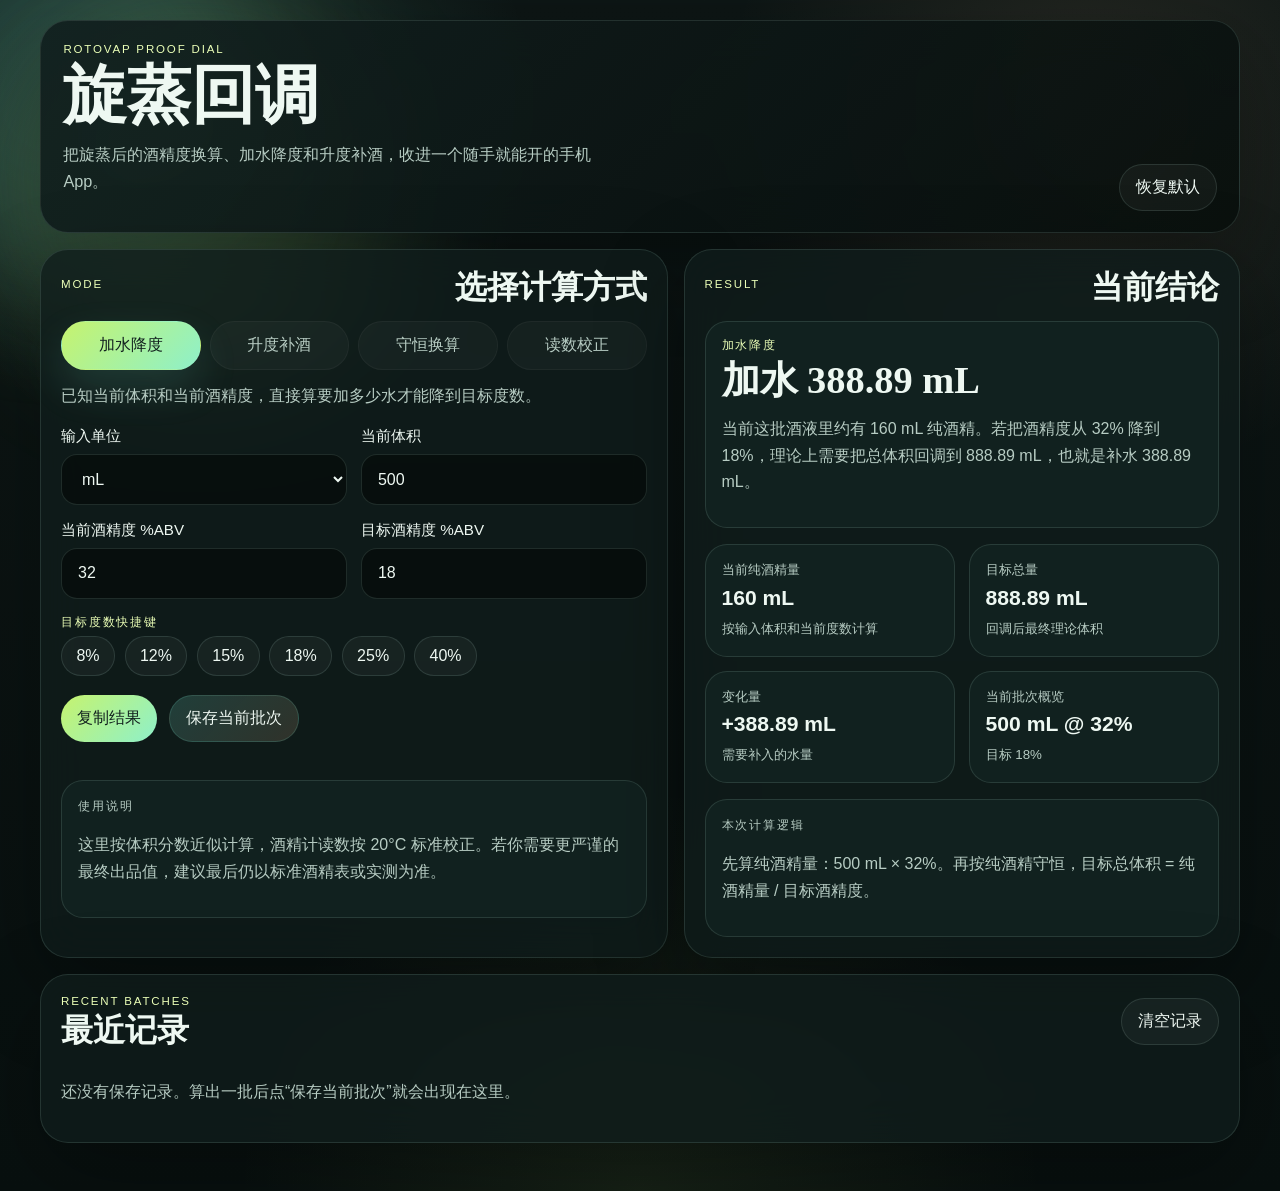
<file: index.html>
<!doctype html>
<html lang="zh-CN">
  <head>
    <meta charset="UTF-8" />
    <meta
      name="viewport"
      content="width=device-width, initial-scale=1.0"
    />
    <meta
      name="description"
      content="旋蒸后酒精度调整计算 App，支持加水降度、升度补酒、酒精计温度校正和纯酒精守恒换算。"
    />
    <meta name="theme-color" content="#132321" />
    <meta name="mobile-web-app-capable" content="yes" />
    <meta name="apple-mobile-web-app-capable" content="yes" />
    <meta name="apple-mobile-web-app-status-bar-style" content="black-translucent" />
    <meta name="apple-mobile-web-app-title" content="旋蒸回调" />
    <title>旋蒸回调 | 酒精度调整 App</title>
    <link rel="manifest" href="./manifest.webmanifest" />
    <link rel="icon" href="./assets/icon.svg" type="image/svg+xml" />
    <link rel="stylesheet" href="./styles.css" />
  </head>
  <body>
    <div class="grain"></div>
    <div class="glow glow-left"></div>
    <div class="glow glow-right"></div>

    <div class="shell">
      <header class="hero panel">
        <div class="hero-copy">
          <p class="eyebrow">Rotovap Proof Dial</p>
          <h1>旋蒸回调</h1>
          <p class="hero-text">
            把旋蒸后的酒精度换算、加水降度和升度补酒，收进一个随手就能开的手机 App。
          </p>
        </div>

        <div class="hero-actions">
          <button id="installAppBtn" class="ghost-button is-hidden" type="button">
            安装 App
          </button>
          <button id="resetBtn" class="ghost-button" type="button">
            恢复默认
          </button>
        </div>
      </header>

      <main class="layout">
        <section class="panel controls">
          <div class="section-head">
            <p class="section-kicker">Mode</p>
            <h2>选择计算方式</h2>
          </div>

          <div class="mode-switch" role="tablist" aria-label="Calculation Modes">
            <button
              class="mode-button is-active"
              type="button"
              data-mode="water"
              aria-selected="true"
            >
              加水降度
            </button>
            <button
              class="mode-button"
              type="button"
              data-mode="fortify"
              aria-selected="false"
            >
              升度补酒
            </button>
            <button
              class="mode-button"
              type="button"
              data-mode="conserve"
              aria-selected="false"
            >
              守恒换算
            </button>
            <button
              class="mode-button"
              type="button"
              data-mode="measure"
              aria-selected="false"
            >
              读数校正
            </button>
          </div>

          <p id="modeHint" class="mode-hint">
            已知当前体积和当前酒精度，直接算要加多少水才能降到目标度数。
          </p>

          <div id="standardFieldGrid" class="field-grid">
            <label class="field">
              <span>输入单位</span>
              <select id="unitSelect">
                <option value="ml">mL</option>
                <option value="l">L</option>
              </select>
            </label>

            <label class="field">
              <span>当前体积</span>
              <input
                id="currentVolumeInput"
                type="number"
                min="0"
                step="0.1"
                inputmode="decimal"
                placeholder="例如 500"
              />
            </label>

            <label class="field">
              <span>当前酒精度 %ABV</span>
              <input
                id="currentAbvInput"
                type="number"
                min="0"
                max="100"
                step="0.1"
                inputmode="decimal"
                placeholder="例如 32"
              />
            </label>

            <label class="field">
              <span>目标酒精度 %ABV</span>
              <input
                id="targetAbvInput"
                type="number"
                min="0"
                max="100"
                step="0.1"
                inputmode="decimal"
                placeholder="例如 18"
              />
            </label>

            <label id="fortifierField" class="field is-hidden">
              <span>补入酒液酒精度 %ABV</span>
              <input
                id="fortifierAbvInput"
                type="number"
                min="0"
                max="100"
                step="0.1"
                inputmode="decimal"
                placeholder="例如 95"
              />
            </label>
          </div>

          <div id="measurementFieldGrid" class="field-grid is-hidden">
            <label class="field">
              <span>酒精计读数 %ABV</span>
              <input
                id="measuredAbvInput"
                type="number"
                min="0"
                max="100"
                step="0.1"
                inputmode="decimal"
                placeholder="例如 42"
              />
            </label>

            <label class="field">
              <span>液体温度 °C</span>
              <input
                id="sampleTempInput"
                type="number"
                min="0"
                max="40"
                step="0.1"
                inputmode="decimal"
                placeholder="例如 26"
              />
            </label>
          </div>

          <div id="targetPresets" class="preset-block">
            <p class="mini-label">目标度数快捷键</p>
            <div class="chip-row">
              <button class="chip" type="button" data-target-abv="8">8%</button>
              <button class="chip" type="button" data-target-abv="12">12%</button>
              <button class="chip" type="button" data-target-abv="15">15%</button>
              <button class="chip" type="button" data-target-abv="18">18%</button>
              <button class="chip" type="button" data-target-abv="25">25%</button>
              <button class="chip" type="button" data-target-abv="40">40%</button>
            </div>
          </div>

          <div id="fortifierPresets" class="preset-block is-hidden">
            <p class="mini-label">补酒酒精度快捷键</p>
            <div class="chip-row">
              <button class="chip" type="button" data-fortifier-abv="40">40%</button>
              <button class="chip" type="button" data-fortifier-abv="52">52%</button>
              <button class="chip" type="button" data-fortifier-abv="65">65%</button>
              <button class="chip" type="button" data-fortifier-abv="95">95%</button>
            </div>
          </div>

          <div id="temperaturePresets" class="preset-block is-hidden">
            <p class="mini-label">温度快捷键</p>
            <div class="chip-row">
              <button class="chip" type="button" data-sample-temp="15">15°C</button>
              <button class="chip" type="button" data-sample-temp="18">18°C</button>
              <button class="chip" type="button" data-sample-temp="20">20°C</button>
              <button class="chip" type="button" data-sample-temp="25">25°C</button>
              <button class="chip" type="button" data-sample-temp="30">30°C</button>
            </div>
          </div>

          <div class="utility-row">
            <button id="copyBtn" class="primary-button" type="button">
              复制结果
            </button>
            <button id="saveBtn" class="secondary-button" type="button">
              保存当前批次
            </button>
          </div>

          <div id="errorBox" class="error-box" aria-live="polite"></div>

          <div class="note-card">
            <p class="mini-label">使用说明</p>
            <p>
              这里按体积分数近似计算，酒精计读数按 20°C 标准校正。若你需要更严谨的最终出品值，建议最后仍以标准酒精表或实测为准。
            </p>
          </div>
        </section>

        <section class="panel results">
          <div class="section-head">
            <p class="section-kicker">Result</p>
            <h2>当前结论</h2>
          </div>

          <div class="result-card">
            <p id="resultKicker" class="result-kicker">加水降度</p>
            <h3 id="headlineResult">加水 0 mL</h3>
            <p id="resultSummary" class="result-summary">
              输入数值后，这里会直接告诉你要怎么调。
            </p>
          </div>

          <div class="metric-grid">
            <div class="metric-card">
              <span id="metricOneLabel">当前纯酒精量</span>
              <strong id="pureAlcoholMetric">0 mL</strong>
              <small id="metricOneCaption">按输入体积和当前度数计算</small>
            </div>
            <div class="metric-card">
              <span id="metricTwoLabel">目标总量</span>
              <strong id="finalVolumeMetric">0 mL</strong>
              <small id="metricTwoCaption">回调后最终理论体积</small>
            </div>
            <div class="metric-card">
              <span id="metricThreeLabel">变化量</span>
              <strong id="changeMetric">0 mL</strong>
              <small id="changeCaption">和当前体积相比</small>
            </div>
            <div class="metric-card">
              <span id="metricFourLabel">当前批次概览</span>
              <strong id="batchMetric">0 mL @ 0%</strong>
              <small id="batchCaption">目标还未设定</small>
            </div>
          </div>

          <div class="equation-card">
            <p class="mini-label">本次计算逻辑</p>
            <p id="equationNote">
              纯酒精量守恒：当前体积 × 当前酒精度 = 目标体积 × 目标酒精度。
            </p>
          </div>
        </section>
      </main>

      <section class="panel history">
        <div class="history-head">
          <div>
            <p class="section-kicker">Recent Batches</p>
            <h2>最近记录</h2>
          </div>
          <button id="clearHistoryBtn" class="ghost-button" type="button">
            清空记录
          </button>
        </div>
        <div id="historyList" class="history-list">
          <p class="empty-history">还没有保存记录。算出一批后点“保存当前批次”就会出现在这里。</p>
        </div>
      </section>
    </div>

    <div id="toast" class="toast" aria-live="polite"></div>

    <script src="./app.js"></script>
  </body>
</html>
</file>
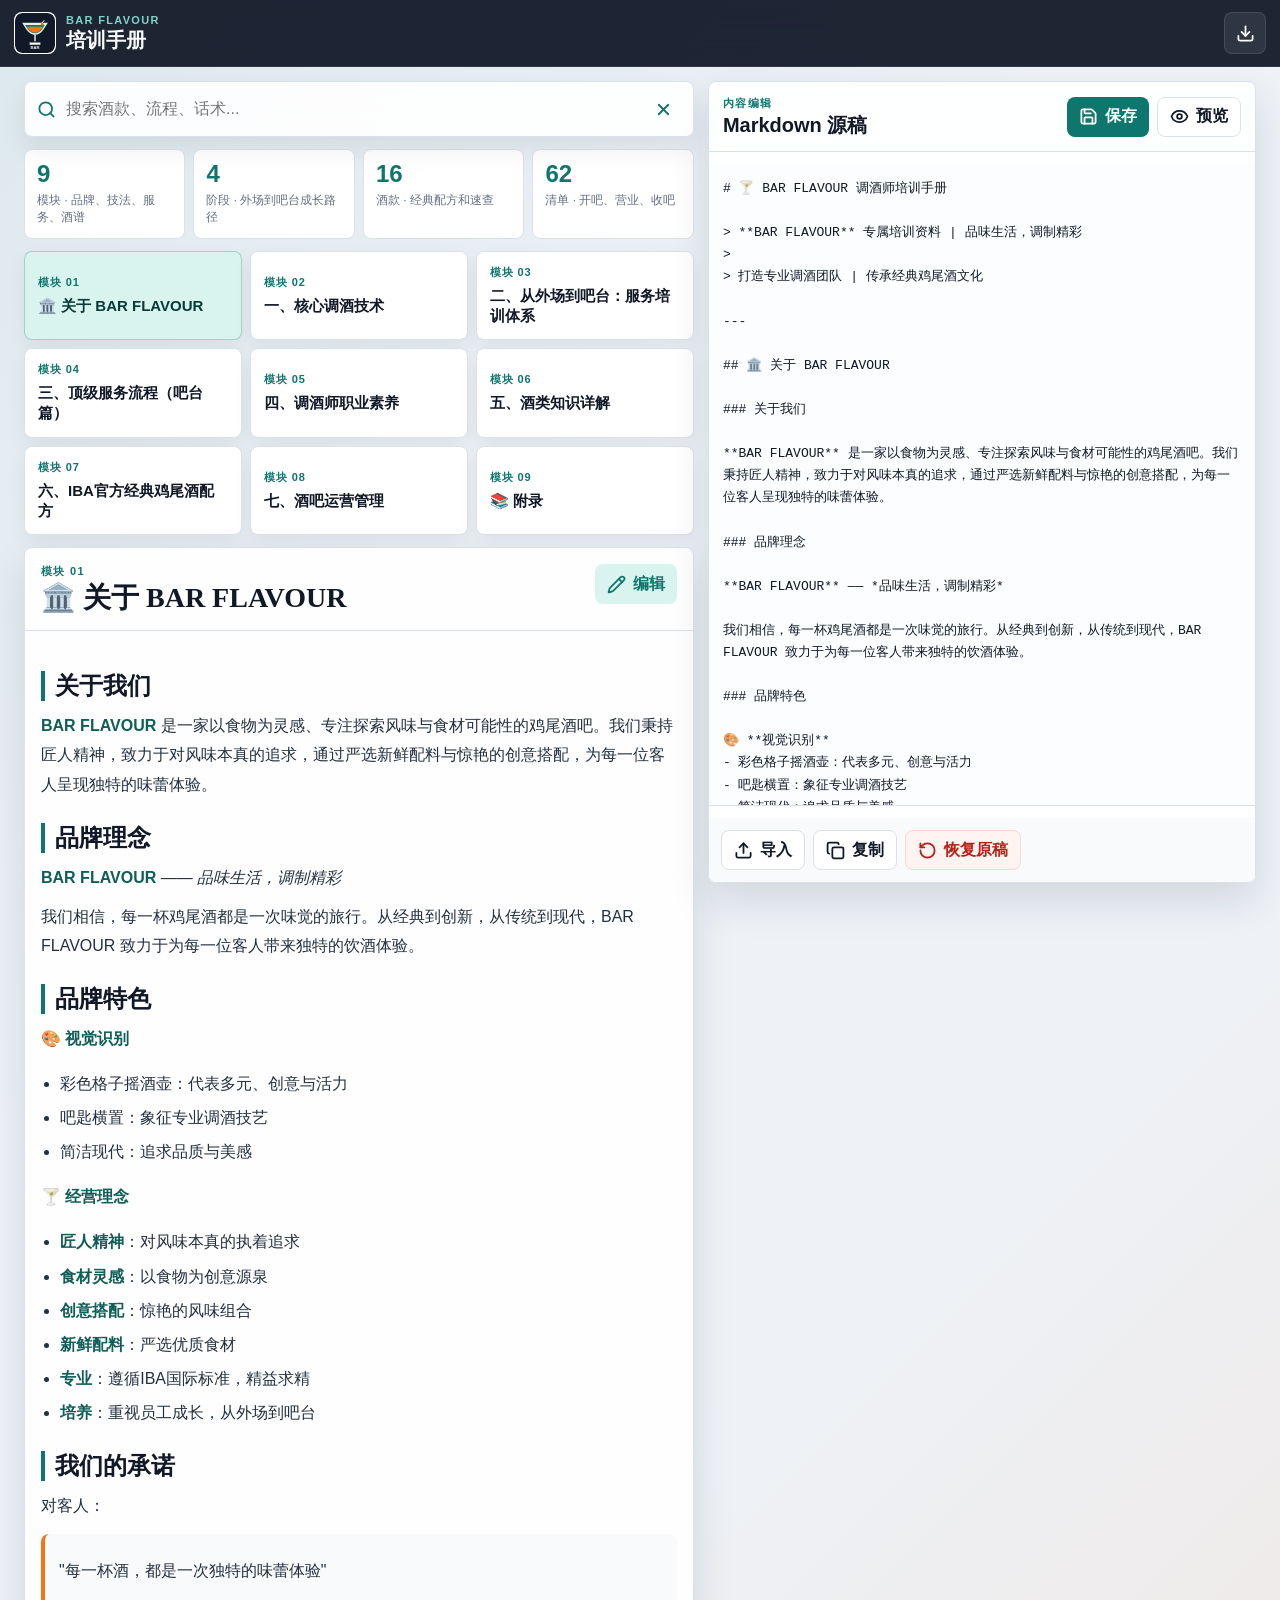
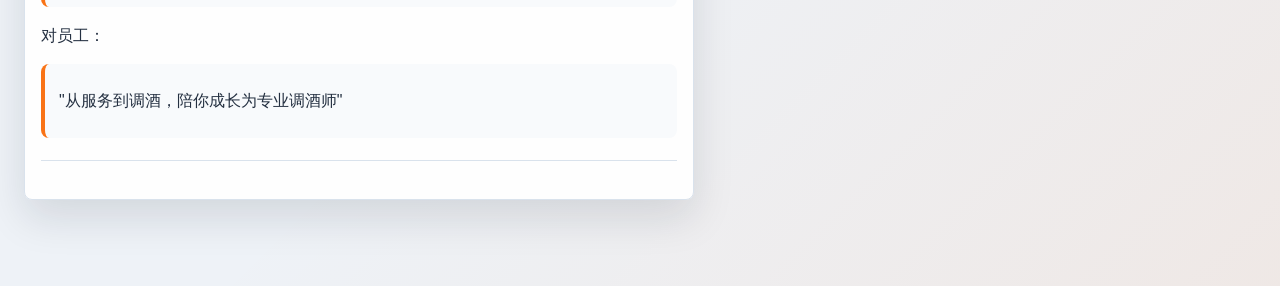
<file: bar-flavour-app/index.html>
<!doctype html>
<html lang="zh-CN">
  <head>
    <meta charset="UTF-8" />
    <meta name="viewport" content="width=device-width, initial-scale=1, viewport-fit=cover" />
    <meta
      name="description"
      content="BAR FLAVOUR 培训手册 App，支持手机查看、搜索、离线访问和培训内容编辑。"
    />
    <meta name="theme-color" content="#111827" />
    <meta name="mobile-web-app-capable" content="yes" />
    <meta name="apple-mobile-web-app-capable" content="yes" />
    <meta name="apple-mobile-web-app-status-bar-style" content="black-translucent" />
    <meta name="apple-mobile-web-app-title" content="BAR Training" />
    <title>BAR FLAVOUR 培训手册 App</title>
    <link rel="manifest" href="./manifest.webmanifest" />
    <link rel="icon" href="./assets/icon.svg" type="image/svg+xml" />
    <link rel="apple-touch-icon" href="./assets/icon-180.png" />
    <link rel="stylesheet" href="./styles.css" />
  </head>
  <body>
    <div id="appShell" class="app-shell">
      <header class="topbar">
        <div class="brand-lockup">
          <img src="./assets/icon.svg" alt="" class="brand-icon" />
          <div>
            <p>BAR FLAVOUR</p>
            <h1>培训手册</h1>
          </div>
        </div>
        <div class="topbar-actions">
          <button id="installButton" class="icon-button is-hidden" type="button" title="安装 App">
            <i data-lucide="smartphone"></i>
          </button>
          <button id="exportButton" class="icon-button" type="button" title="导出 Markdown">
            <i data-lucide="download"></i>
          </button>
        </div>
      </header>

      <main class="workspace">
        <section class="manual-pane" aria-label="培训手册">
          <div class="searchbar">
            <i data-lucide="search"></i>
            <input id="searchInput" type="search" placeholder="搜索酒款、流程、话术..." autocomplete="off" />
            <button id="clearSearchButton" class="icon-button small" type="button" title="清除搜索">
              <i data-lucide="x"></i>
            </button>
          </div>

          <div class="metrics-strip" id="metricsStrip"></div>

          <div class="module-rail" id="moduleRail" aria-label="章节"></div>

          <article class="reader-panel">
            <div class="reader-header">
              <div>
                <p id="sectionIndexLabel" class="overline">模块 01</p>
                <h2 id="sectionTitle">载入中</h2>
              </div>
              <button id="editCurrentButton" class="text-button" type="button">
                <i data-lucide="pencil"></i>
                编辑
              </button>
            </div>
            <div id="sectionBody" class="markdown-body"></div>
          </article>
        </section>

        <section class="editor-pane" aria-label="编辑培训内容">
          <div class="editor-toolbar">
            <div>
              <p class="overline">内容编辑</p>
              <h2>Markdown 源稿</h2>
            </div>
            <div class="editor-actions">
              <button id="saveButton" class="primary-button" type="button">
                <i data-lucide="save"></i>
                保存
              </button>
              <button id="previewButton" class="secondary-button" type="button">
                <i data-lucide="eye"></i>
                预览
              </button>
            </div>
          </div>

          <textarea id="editor" spellcheck="false" aria-label="Markdown 编辑器"></textarea>

          <div class="backup-panel">
            <button id="importButton" class="secondary-button" type="button">
              <i data-lucide="upload"></i>
              导入
            </button>
            <button id="copyButton" class="secondary-button" type="button">
              <i data-lucide="copy"></i>
              复制
            </button>
            <button id="resetButton" class="danger-button" type="button">
              <i data-lucide="rotate-ccw"></i>
              恢复原稿
            </button>
            <input id="importFile" type="file" accept=".md,.markdown,text/markdown,text/plain" hidden />
          </div>
        </section>
      </main>

      <nav class="tabbar" aria-label="主导航">
        <button class="tab-button is-active" type="button" data-view="manual">
          <i data-lucide="book-open"></i>
          <span>手册</span>
        </button>
        <button class="tab-button" type="button" data-view="editor">
          <i data-lucide="square-pen"></i>
          <span>编辑</span>
        </button>
        <button class="tab-button" type="button" data-view="tools">
          <i data-lucide="archive"></i>
          <span>备份</span>
        </button>
      </nav>
    </div>

    <div id="toast" class="toast" role="status" aria-live="polite"></div>

    <script src="./vendor/marked.umd.js"></script>
    <script src="./vendor/lucide.js"></script>
    <script src="./content.js"></script>
    <script src="./app.js"></script>
  </body>
</html>
</file>
<file: styles.css>
:root {
  --bg: #0d1615;
  --bg-deep: #08100f;
  --panel: rgba(16, 29, 28, 0.78);
  --panel-strong: rgba(19, 35, 33, 0.92);
  --panel-soft: rgba(34, 58, 54, 0.48);
  --border: rgba(176, 216, 201, 0.14);
  --border-strong: rgba(176, 216, 201, 0.26);
  --text: #eef8f2;
  --muted: #b7ccc3;
  --accent: #c6f36e;
  --accent-soft: #ebffb7;
  --teal: #6fd6c3;
  --copper: #e5b287;
  --danger: #ff9a86;
  --shadow: 0 30px 90px rgba(0, 0, 0, 0.32);
  --radius-xl: 28px;
  --radius-lg: 22px;
  --radius-md: 16px;
  --radius-sm: 12px;
  --heading-font: "Iowan Old Style", "Palatino Linotype", "Book Antiqua", serif;
  --body-font: "Avenir Next", "Segoe UI", "Trebuchet MS", sans-serif;
}

* {
  box-sizing: border-box;
}

html {
  scroll-behavior: smooth;
}

body {
  margin: 0;
  min-height: 100vh;
  color: var(--text);
  font-family: var(--body-font);
  background:
    radial-gradient(circle at 16% 10%, rgba(111, 214, 195, 0.16), transparent 22%),
    radial-gradient(circle at 85% 10%, rgba(229, 178, 135, 0.12), transparent 24%),
    radial-gradient(circle at 50% 100%, rgba(198, 243, 110, 0.08), transparent 30%),
    linear-gradient(180deg, var(--bg) 0%, var(--bg-deep) 100%);
}

body::before {
  content: "";
  position: fixed;
  inset: 0;
  pointer-events: none;
  background:
    linear-gradient(rgba(255, 255, 255, 0.018) 1px, transparent 1px),
    linear-gradient(90deg, rgba(255, 255, 255, 0.018) 1px, transparent 1px);
  background-size: 44px 44px;
  opacity: 0.3;
  mask-image: linear-gradient(180deg, rgba(0, 0, 0, 0.8), transparent 92%);
}

.grain,
.glow {
  position: fixed;
  inset: 0;
  pointer-events: none;
}

.grain {
  opacity: 0.08;
  background-image:
    radial-gradient(circle, rgba(255, 255, 255, 0.2) 0.5px, transparent 0.5px);
  background-size: 10px 10px;
  mix-blend-mode: soft-light;
}

.glow {
  width: 24rem;
  height: 24rem;
  border-radius: 50%;
  filter: blur(60px);
}

.glow-left {
  top: -6rem;
  left: -8rem;
  background: rgba(111, 214, 195, 0.18);
}

.glow-right {
  right: -10rem;
  bottom: -6rem;
  background: rgba(198, 243, 110, 0.14);
}

.shell {
  position: relative;
  z-index: 1;
  width: min(1200px, calc(100% - 2rem));
  margin: 0 auto;
  padding: 1.25rem 0 3rem;
}

.panel {
  background: var(--panel);
  border: 1px solid var(--border);
  box-shadow: var(--shadow);
  backdrop-filter: blur(22px);
}

.hero,
.history,
.controls,
.results {
  border-radius: var(--radius-xl);
}

.hero {
  display: flex;
  justify-content: space-between;
  gap: 1.5rem;
  align-items: end;
  padding: 1.4rem 1.4rem 1.3rem;
  margin-bottom: 1rem;
  background:
    linear-gradient(135deg, rgba(17, 31, 30, 0.92), rgba(8, 14, 13, 0.9)),
    radial-gradient(circle at top right, rgba(198, 243, 110, 0.08), transparent 28%);
}

.hero-copy {
  max-width: 42rem;
}

.eyebrow,
.section-kicker,
.mini-label,
.result-kicker {
  margin: 0 0 0.4rem;
  color: var(--accent-soft);
  text-transform: uppercase;
  letter-spacing: 0.16em;
  font-size: 0.72rem;
}

h1,
h2,
h3 {
  margin: 0;
  line-height: 1.06;
  font-family: var(--heading-font);
}

h1 {
  font-size: clamp(2.4rem, 5vw, 4rem);
}

h2 {
  font-size: clamp(1.45rem, 2.8vw, 2rem);
}

h3 {
  font-size: clamp(1.8rem, 3vw, 2.45rem);
}

.hero-text,
.mode-hint,
.note-card p,
.result-summary,
.equation-card p,
.metric-card small,
.empty-history,
.history-item p {
  color: var(--muted);
  line-height: 1.65;
}

.hero-text {
  max-width: 36rem;
  margin-top: 0.7rem;
  font-size: 1.02rem;
}

.hero-actions {
  display: flex;
  flex-wrap: wrap;
  justify-content: end;
  gap: 0.75rem;
}

.layout {
  display: grid;
  grid-template-columns: minmax(0, 1.06fr) minmax(320px, 0.94fr);
  gap: 1rem;
}

.controls,
.results,
.history {
  padding: 1.25rem;
}

.section-head,
.history-head {
  display: flex;
  justify-content: space-between;
  gap: 1rem;
  align-items: center;
  margin-bottom: 1rem;
}

.section-head h2,
.history-head h2 {
  margin-top: 0.1rem;
}

.mode-switch {
  display: grid;
  grid-template-columns: repeat(4, minmax(0, 1fr));
  gap: 0.55rem;
  margin-bottom: 0.85rem;
}

.mode-button,
.chip,
.ghost-button,
.primary-button,
.secondary-button {
  border: 0;
  cursor: pointer;
  transition:
    transform 180ms ease,
    background-color 180ms ease,
    border-color 180ms ease,
    color 180ms ease,
    box-shadow 180ms ease;
  font: inherit;
}

.mode-button {
  min-height: 3rem;
  padding: 0.8rem 0.7rem;
  border-radius: 999px;
  color: var(--muted);
  background: rgba(255, 255, 255, 0.03);
  border: 1px solid rgba(255, 255, 255, 0.04);
  white-space: nowrap;
}

.mode-button:hover,
.chip:hover,
.ghost-button:hover,
.primary-button:hover,
.secondary-button:hover {
  transform: translateY(-1px);
}

.mode-button.is-active {
  color: #12211f;
  background: linear-gradient(135deg, var(--accent), #8ef0ca);
  box-shadow: 0 18px 40px rgba(111, 214, 195, 0.16);
}

.mode-hint {
  margin: 0 0 1rem;
}

.field-grid {
  display: grid;
  grid-template-columns: repeat(2, minmax(0, 1fr));
  gap: 0.9rem;
}

.field {
  display: flex;
  flex-direction: column;
  gap: 0.45rem;
}

.field span {
  color: var(--text);
  font-size: 0.95rem;
}

.field input,
.field select {
  width: 100%;
  min-height: 3.2rem;
  padding: 0.9rem 1rem;
  border-radius: var(--radius-md);
  color: var(--text);
  border: 1px solid var(--border);
  background: rgba(7, 13, 12, 0.78);
  outline: none;
  font: inherit;
}

.field input:focus,
.field select:focus {
  border-color: rgba(198, 243, 110, 0.54);
  box-shadow: 0 0 0 4px rgba(198, 243, 110, 0.1);
}

.preset-block {
  margin-top: 1rem;
}

.chip-row {
  display: flex;
  flex-wrap: wrap;
  gap: 0.6rem;
}

.chip {
  min-height: 2.5rem;
  padding: 0.55rem 0.9rem;
  border-radius: 999px;
  color: var(--text);
  background: rgba(255, 255, 255, 0.04);
  border: 1px solid var(--border);
}

.utility-row {
  display: flex;
  flex-wrap: wrap;
  gap: 0.75rem;
  margin-top: 1.15rem;
}

.ghost-button,
.primary-button,
.secondary-button {
  min-height: 2.9rem;
  padding: 0.75rem 1rem;
  border-radius: 999px;
}

.ghost-button {
  color: var(--text);
  background: rgba(255, 255, 255, 0.04);
  border: 1px solid var(--border);
}

.primary-button {
  color: #11201e;
  background: linear-gradient(135deg, var(--accent), #8ef0ca);
}

.secondary-button {
  color: var(--text);
  background: linear-gradient(135deg, rgba(111, 214, 195, 0.2), rgba(229, 178, 135, 0.16));
  border: 1px solid rgba(111, 214, 195, 0.18);
}

.note-card,
.equation-card,
.result-card,
.metric-card,
.history-item {
  border-radius: var(--radius-lg);
  background: var(--panel-strong);
  border: 1px solid var(--border);
}

.note-card,
.equation-card,
.result-card {
  padding: 1rem;
}

.error-box {
  min-height: 1.5rem;
  margin-top: 0.9rem;
  color: var(--danger);
  font-size: 0.94rem;
}

.metric-grid {
  display: grid;
  grid-template-columns: repeat(2, minmax(0, 1fr));
  gap: 0.85rem;
  margin-top: 1rem;
}

.metric-card {
  padding: 1rem;
}

.metric-card span {
  display: block;
  color: var(--muted);
  font-size: 0.84rem;
  margin-bottom: 0.4rem;
}

.metric-card strong {
  display: block;
  font-size: 1.32rem;
  line-height: 1.15;
}

.metric-card small {
  display: block;
  margin-top: 0.5rem;
}

.equation-card {
  margin-top: 1rem;
}

.history {
  margin-top: 1rem;
}

.history-list {
  display: grid;
  gap: 0.75rem;
}

.history-item {
  display: flex;
  justify-content: space-between;
  gap: 1rem;
  align-items: start;
  padding: 0.95rem 1rem;
}

.history-item h3 {
  font-size: 1.05rem;
  line-height: 1.25;
  font-family: var(--body-font);
}

.history-item p {
  margin: 0.35rem 0 0;
}

.history-meta {
  color: var(--muted);
  font-size: 0.82rem;
}

.history-actions {
  display: flex;
  gap: 0.6rem;
  flex-shrink: 0;
}

.history-action {
  min-height: 2.3rem;
  padding: 0.45rem 0.8rem;
  border-radius: 999px;
  color: var(--text);
  background: rgba(255, 255, 255, 0.04);
  border: 1px solid var(--border);
}

.toast {
  position: fixed;
  left: 50%;
  bottom: 1.25rem;
  z-index: 10;
  min-width: min(90vw, 18rem);
  padding: 0.85rem 1rem;
  border-radius: 999px;
  color: #11201e;
  text-align: center;
  background: linear-gradient(135deg, var(--accent), #8ef0ca);
  box-shadow: 0 18px 44px rgba(0, 0, 0, 0.24);
  transform: translate(-50%, 140%);
  opacity: 0;
  transition:
    opacity 180ms ease,
    transform 180ms ease;
}

.toast.is-visible {
  opacity: 1;
  transform: translate(-50%, 0);
}

.is-hidden {
  display: none !important;
}

@media (max-width: 960px) {
  .layout {
    grid-template-columns: 1fr;
  }
}

@media (max-width: 720px) {
  body {
    overflow-x: hidden;
  }

  .shell {
    width: calc(100% - 1rem);
    padding-top: 0.6rem;
  }

  .hero,
  .controls,
  .results,
  .history {
    padding: 1rem;
  }

  .hero,
  .history-item,
  .history-head {
    flex-direction: column;
    align-items: stretch;
  }

  .hero-actions,
  .history-actions {
    justify-content: stretch;
  }

  .field-grid,
  .metric-grid,
  .mode-switch {
    grid-template-columns: 1fr;
  }

  .utility-row,
  .hero-actions,
  .history-actions {
    display: grid;
    grid-template-columns: 1fr;
  }

  .history-action,
  .ghost-button,
  .primary-button,
  .secondary-button {
    width: 100%;
  }
}

@media (prefers-reduced-motion: reduce) {
  html {
    scroll-behavior: auto;
  }

  *,
  *::before,
  *::after {
    animation: none !important;
    transition: none !important;
  }
}
</file>
<file: bar-flavour-app/styles.css>
:root {
  --bg: #eef2f7;
  --ink: #111827;
  --muted: #667085;
  --surface: #ffffff;
  --surface-alt: #f8fafc;
  --line: #d9e2ec;
  --line-strong: #b9c5d3;
  --teal: #0f766e;
  --teal-soft: #d9f4ef;
  --coral: #f97316;
  --coral-soft: #fff1e8;
  --saffron: #ca8a04;
  --danger: #b42318;
  --shadow: 0 18px 42px rgba(15, 23, 42, 0.12);
  --radius: 8px;
  --font-body: "Avenir Next", "PingFang SC", "Noto Sans SC", sans-serif;
  --font-display: "Iowan Old Style", "Songti SC", serif;
}

* {
  box-sizing: border-box;
}

html {
  min-height: 100%;
  scroll-behavior: smooth;
}

body {
  margin: 0;
  min-height: 100vh;
  color: var(--ink);
  font-family: var(--font-body);
  background:
    linear-gradient(135deg, rgba(15, 118, 110, 0.08), transparent 36%),
    linear-gradient(315deg, rgba(249, 115, 22, 0.08), transparent 34%),
    var(--bg);
}

button,
input,
textarea {
  font: inherit;
}

button {
  color: inherit;
}

.app-shell {
  min-height: 100vh;
  display: grid;
  grid-template-rows: auto 1fr auto;
}

.topbar {
  position: sticky;
  top: 0;
  z-index: 20;
  display: flex;
  align-items: center;
  justify-content: space-between;
  gap: 12px;
  padding: calc(12px + env(safe-area-inset-top)) 14px 12px;
  color: #f9fafb;
  background: rgba(17, 24, 39, 0.94);
  border-bottom: 1px solid rgba(255, 255, 255, 0.08);
  backdrop-filter: blur(18px);
}

.brand-lockup {
  min-width: 0;
  display: flex;
  align-items: center;
  gap: 10px;
}

.brand-icon {
  width: 42px;
  height: 42px;
  border-radius: var(--radius);
  background: #fff;
  border: 1px solid rgba(255, 255, 255, 0.16);
}

.brand-lockup p,
.overline {
  margin: 0 0 3px;
  color: var(--teal);
  font-size: 11px;
  font-weight: 800;
  letter-spacing: 0.12em;
  text-transform: uppercase;
}

.topbar .brand-lockup p {
  color: #7dd3c7;
}

.brand-lockup h1,
.reader-header h2,
.editor-toolbar h2 {
  margin: 0;
  line-height: 1.15;
}

.brand-lockup h1 {
  overflow: hidden;
  font-size: 20px;
  white-space: nowrap;
  text-overflow: ellipsis;
}

.topbar-actions,
.editor-actions,
.backup-panel {
  display: flex;
  align-items: center;
  gap: 8px;
}

.icon-button,
.text-button,
.primary-button,
.secondary-button,
.danger-button,
.tab-button {
  appearance: none;
  border: 0;
  border-radius: var(--radius);
  cursor: pointer;
  transition:
    transform 0.16s ease,
    background 0.16s ease,
    border-color 0.16s ease,
    color 0.16s ease;
}

.icon-button {
  width: 42px;
  height: 42px;
  display: grid;
  place-items: center;
  color: #f9fafb;
  background: rgba(255, 255, 255, 0.08);
  border: 1px solid rgba(255, 255, 255, 0.1);
}

.icon-button.small {
  width: 34px;
  height: 34px;
  color: var(--muted);
  background: transparent;
  border-color: transparent;
}

.icon-button:active,
.text-button:active,
.primary-button:active,
.secondary-button:active,
.danger-button:active,
.tab-button:active,
.module-card:active {
  transform: translateY(1px);
}

.icon-button svg,
.text-button svg,
.primary-button svg,
.secondary-button svg,
.danger-button svg,
.tab-button svg,
.searchbar svg {
  width: 19px;
  height: 19px;
  stroke-width: 2.25;
}

.is-hidden {
  display: none !important;
}

.workspace {
  min-height: 0;
  display: grid;
  grid-template-columns: minmax(0, 1.1fr) minmax(360px, 0.9fr);
  gap: 14px;
  width: min(1260px, 100%);
  margin: 0 auto;
  padding: 14px 14px 86px;
}

.manual-pane,
.editor-pane {
  min-width: 0;
  display: flex;
  flex-direction: column;
  gap: 12px;
}

.searchbar {
  position: sticky;
  top: calc(67px + env(safe-area-inset-top));
  z-index: 15;
  display: grid;
  grid-template-columns: auto minmax(0, 1fr) auto;
  align-items: center;
  gap: 8px;
  padding: 10px 12px;
  background: rgba(255, 255, 255, 0.9);
  border: 1px solid var(--line);
  border-radius: var(--radius);
  box-shadow: 0 12px 26px rgba(15, 23, 42, 0.08);
  backdrop-filter: blur(16px);
}

.searchbar svg {
  color: var(--teal);
}

.searchbar input {
  min-width: 0;
  border: 0;
  outline: 0;
  background: transparent;
  font-size: 16px;
}

.searchbar input::-webkit-search-cancel-button {
  appearance: none;
}

.metrics-strip {
  display: grid;
  grid-template-columns: repeat(4, minmax(0, 1fr));
  gap: 8px;
}

.metric {
  min-width: 0;
  padding: 12px;
  background: var(--surface);
  border: 1px solid var(--line);
  border-radius: var(--radius);
}

.metric strong {
  display: block;
  color: var(--teal);
  font-size: 24px;
  line-height: 1;
}

.metric span {
  display: block;
  margin-top: 6px;
  color: var(--muted);
  font-size: 12px;
  line-height: 1.4;
}

.module-rail {
  display: grid;
  grid-template-columns: repeat(auto-fit, minmax(170px, 1fr));
  gap: 8px;
}

.module-card {
  min-height: 82px;
  padding: 13px;
  text-align: left;
  background: var(--surface);
  border: 1px solid var(--line);
  border-radius: var(--radius);
  box-shadow: 0 8px 20px rgba(15, 23, 42, 0.06);
  cursor: pointer;
}

.module-card.is-active {
  color: #073b37;
  background: var(--teal-soft);
  border-color: rgba(15, 118, 110, 0.28);
}

.module-card small {
  display: block;
  margin-bottom: 6px;
  color: var(--teal);
  font-size: 11px;
  font-weight: 800;
  letter-spacing: 0.08em;
  text-transform: uppercase;
}

.module-card strong {
  display: -webkit-box;
  overflow: hidden;
  font-size: 15px;
  line-height: 1.35;
  -webkit-box-orient: vertical;
  -webkit-line-clamp: 2;
}

.reader-panel,
.editor-pane {
  background: rgba(255, 255, 255, 0.94);
  border: 1px solid var(--line);
  border-radius: var(--radius);
  box-shadow: var(--shadow);
}

.reader-header {
  display: flex;
  align-items: start;
  justify-content: space-between;
  gap: 12px;
  padding: 16px;
  border-bottom: 1px solid var(--line);
}

.reader-header h2 {
  font-family: var(--font-display);
  font-size: 28px;
  letter-spacing: 0;
}

.text-button,
.primary-button,
.secondary-button,
.danger-button {
  display: inline-flex;
  align-items: center;
  justify-content: center;
  gap: 7px;
  min-height: 40px;
  padding: 0 12px;
  font-weight: 800;
}

.text-button {
  color: var(--teal);
  background: var(--teal-soft);
}

.primary-button {
  color: #ffffff;
  background: var(--teal);
}

.secondary-button {
  color: var(--ink);
  background: var(--surface);
  border: 1px solid var(--line);
}

.danger-button {
  color: var(--danger);
  background: #fff4f2;
  border: 1px solid #ffd5d0;
}

.markdown-body {
  padding: 16px;
  overflow-wrap: anywhere;
}

.markdown-body h3,
.markdown-body h4,
.markdown-body h5 {
  line-height: 1.25;
}

.markdown-body h3 {
  margin: 24px 0 10px;
  padding-left: 10px;
  border-left: 4px solid var(--teal);
  font-family: var(--font-display);
  font-size: 24px;
  letter-spacing: 0;
}

.markdown-body h4 {
  margin: 20px 0 8px;
  color: var(--teal);
  font-size: 17px;
}

.markdown-body h5 {
  margin: 16px 0 8px;
  color: var(--saffron);
  font-size: 15px;
}

.markdown-body p,
.markdown-body li,
.markdown-body blockquote {
  color: #243041;
  font-size: 16px;
  line-height: 1.82;
}

.markdown-body p {
  margin: 10px 0;
}

.markdown-body ul,
.markdown-body ol {
  padding-left: 1.2rem;
}

.markdown-body li + li {
  margin-top: 5px;
}

.markdown-body strong {
  color: #0f5e57;
}

.markdown-body blockquote {
  margin: 14px 0;
  padding: 12px 14px;
  background: var(--surface-alt);
  border-left: 4px solid var(--coral);
  border-radius: var(--radius);
}

.markdown-body hr {
  border: 0;
  border-top: 1px solid var(--line);
  margin: 22px 0;
}

.markdown-body pre {
  overflow-x: auto;
  padding: 12px;
  color: #f8fafc;
  background: #111827;
  border-radius: var(--radius);
}

.markdown-body table {
  width: 100%;
  min-width: 560px;
  border-collapse: collapse;
  background: #ffffff;
}

.table-wrap {
  overflow-x: auto;
  margin: 14px 0;
  border: 1px solid var(--line);
  border-radius: var(--radius);
}

.markdown-body th,
.markdown-body td {
  padding: 10px;
  border: 1px solid var(--line);
  text-align: left;
  vertical-align: top;
  font-size: 14px;
  line-height: 1.6;
}

.markdown-body th {
  background: #edf7f5;
  color: #0f5e57;
}

.markdown-body tr:nth-child(even) td {
  background: var(--surface-alt);
}

.editor-pane {
  position: sticky;
  top: calc(78px + env(safe-area-inset-top));
  max-height: calc(100vh - 98px - env(safe-area-inset-top));
  overflow: hidden;
}

.editor-toolbar {
  display: flex;
  justify-content: space-between;
  gap: 12px;
  padding: 14px;
  border-bottom: 1px solid var(--line);
}

.editor-toolbar h2 {
  font-size: 20px;
}

#editor {
  min-height: 0;
  flex: 1;
  width: 100%;
  min-height: 420px;
  padding: 14px;
  color: var(--ink);
  background: #fbfdff;
  border: 0;
  border-bottom: 1px solid var(--line);
  resize: none;
  outline: 0;
  font-family: "SF Mono", "Menlo", "Consolas", monospace;
  font-size: 13px;
  line-height: 1.7;
}

.backup-panel {
  flex-wrap: wrap;
  padding: 12px;
  background: var(--surface-alt);
}

.tabbar {
  position: fixed;
  right: 12px;
  bottom: calc(10px + env(safe-area-inset-bottom));
  left: 12px;
  z-index: 25;
  display: none;
  grid-template-columns: repeat(3, minmax(0, 1fr));
  gap: 6px;
  padding: 7px;
  background: rgba(17, 24, 39, 0.94);
  border: 1px solid rgba(255, 255, 255, 0.08);
  border-radius: var(--radius);
  box-shadow: 0 16px 34px rgba(15, 23, 42, 0.24);
  backdrop-filter: blur(18px);
}

.tab-button {
  min-height: 50px;
  display: grid;
  place-items: center;
  gap: 3px;
  color: #cbd5e1;
  background: transparent;
  font-size: 12px;
  font-weight: 800;
}

.tab-button.is-active {
  color: #ffffff;
  background: rgba(15, 118, 110, 0.92);
}

.toast {
  position: fixed;
  left: 50%;
  bottom: calc(84px + env(safe-area-inset-bottom));
  z-index: 50;
  max-width: min(92vw, 420px);
  padding: 11px 14px;
  color: #ffffff;
  background: rgba(17, 24, 39, 0.94);
  border-radius: var(--radius);
  box-shadow: 0 18px 38px rgba(15, 23, 42, 0.22);
  opacity: 0;
  pointer-events: none;
  transform: translate(-50%, 12px);
  transition:
    opacity 0.18s ease,
    transform 0.18s ease;
}

.toast.is-visible {
  opacity: 1;
  transform: translate(-50%, 0);
}

@media (max-width: 840px) {
  .workspace {
    display: block;
    padding: 10px 10px 92px;
  }

  .editor-pane {
    position: static;
    display: none;
    max-height: none;
    min-height: calc(100vh - 180px);
  }

  .app-shell[data-view="editor"] .manual-pane {
    display: none;
  }

  .app-shell[data-view="editor"] .editor-pane,
  .app-shell[data-view="tools"] .editor-pane {
    display: flex;
  }

  .app-shell[data-view="tools"] #editor {
    min-height: 260px;
  }

  .tabbar {
    display: grid;
  }

  .topbar {
    padding-inline: 10px;
  }

  .brand-lockup h1 {
    font-size: 18px;
  }

  .searchbar {
    top: calc(66px + env(safe-area-inset-top));
  }

  .metrics-strip {
    grid-template-columns: repeat(2, minmax(0, 1fr));
    margin-top: 10px;
  }

  .module-rail {
    grid-template-columns: repeat(2, minmax(0, 1fr));
    margin-top: 10px;
  }

  .reader-panel {
    margin-top: 10px;
  }

  .reader-header {
    align-items: start;
  }

  .reader-header h2 {
    font-size: 25px;
  }

  .editor-toolbar,
  .backup-panel {
    align-items: stretch;
  }

  .editor-toolbar {
    display: grid;
  }

  .editor-actions,
  .backup-panel {
    display: grid;
    grid-template-columns: repeat(2, minmax(0, 1fr));
  }

  #editor {
    min-height: calc(100vh - 310px);
    font-size: 14px;
  }
}

@media (max-width: 420px) {
  .module-rail {
    grid-template-columns: 1fr;
  }

  .reader-header {
    display: grid;
  }

  .text-button {
    width: 100%;
  }
}
</file>
